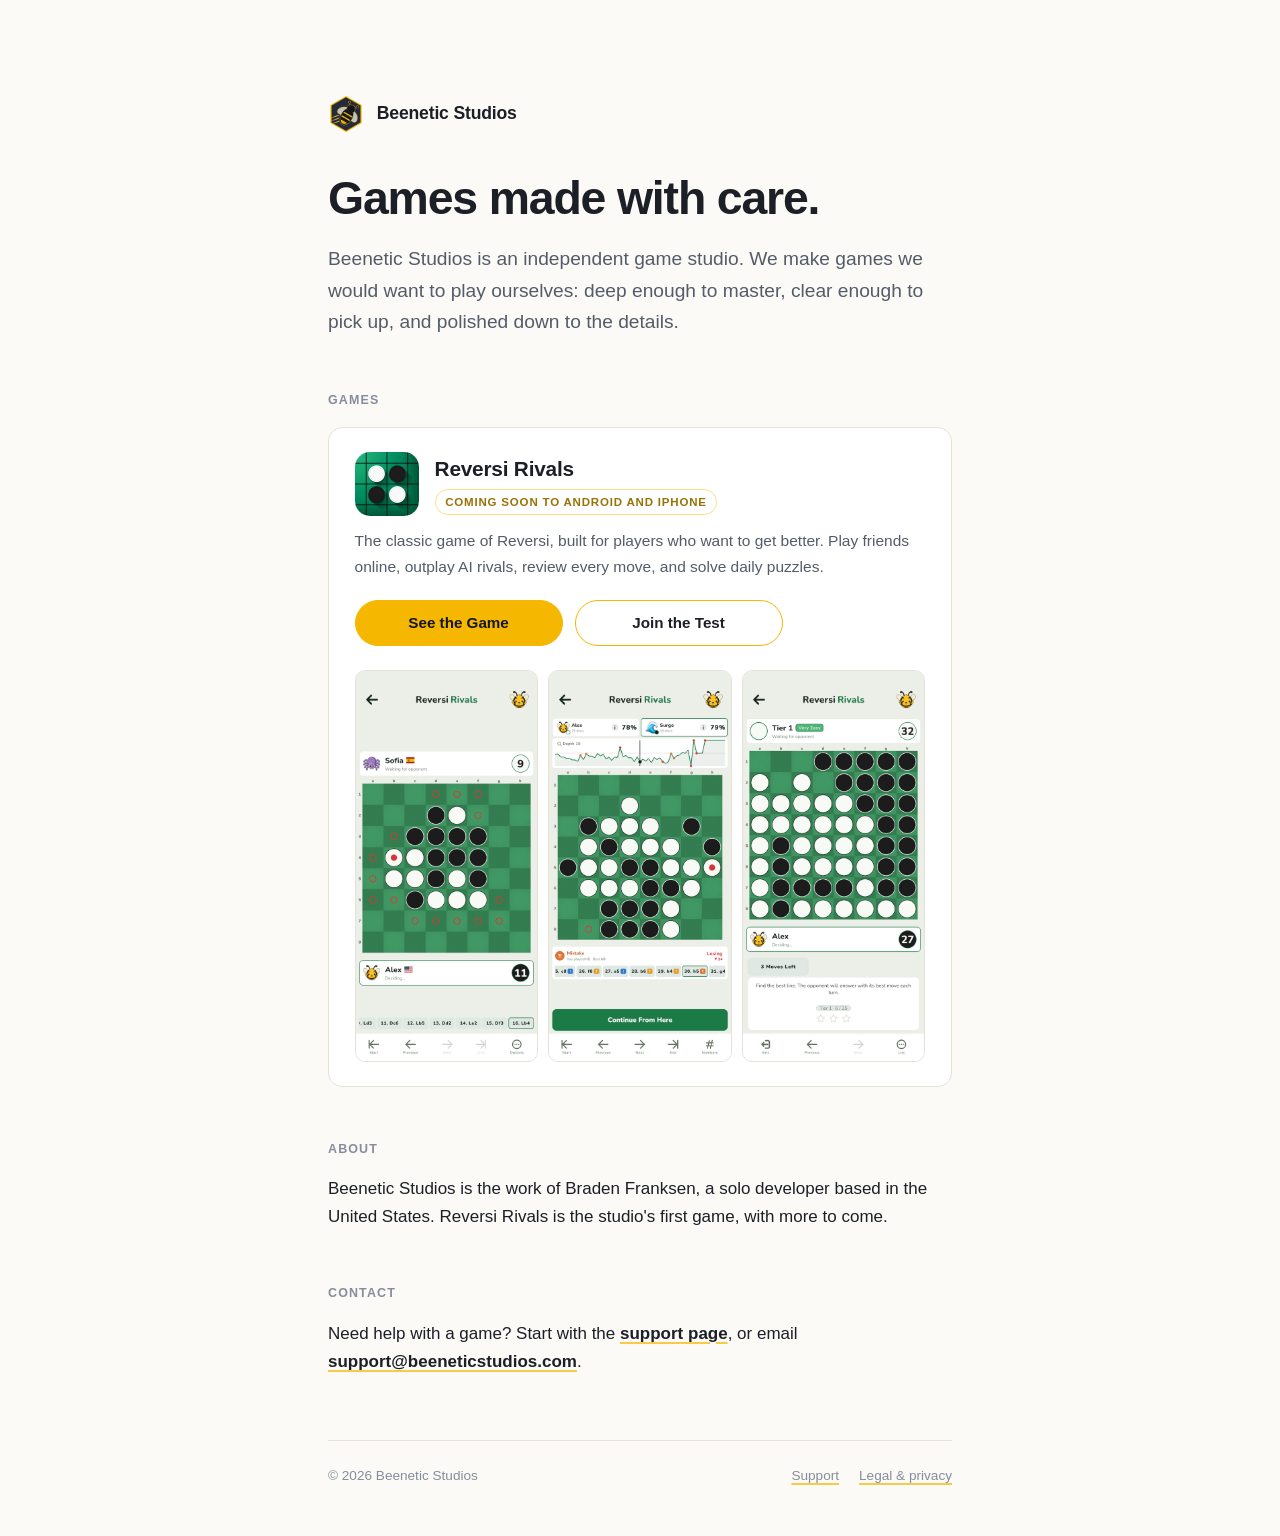
<file: index.html>
<!DOCTYPE html>
<html lang="en">
<head>
<meta charset="utf-8">
<meta name="viewport" content="width=device-width, initial-scale=1">
<title>Beenetic Studios</title>
<meta name="description" content="Beenetic Studios is an independent game studio making games with care: deep enough to master, clear enough to pick up, and polished down to the details.">

<link rel="icon" type="image/png" sizes="64x64" href="favicon-64.png">
<link rel="apple-touch-icon" href="apple-touch-icon.png">

<meta property="og:title" content="Beenetic Studios">
<meta property="og:description" content="An independent game studio making games with care.">
<meta property="og:url" content="https://www.beeneticstudios.com/">
<meta property="og:image" content="https://www.beeneticstudios.com/icon-512.png">
<meta property="og:type" content="website">

<link rel="stylesheet" href="site.css">
</head>
<body>
<div class="wrap">

  <div class="mark">
    <img src="logo-200.png" width="36" height="36" alt="Beenetic Studios">
    <span class="name">Beenetic Studios</span>
  </div>

  <h1>Games made with care.</h1>

  <p class="lede full">
    Beenetic Studios is an independent game studio. We make games we would want to play
    ourselves: deep enough to master, clear enough to pick up, and polished down to the details.
  </p>

  <section>
    <h2>Games</h2>
    <div class="card game-card">
      <div>
        <div class="who">
          <img src="reversi-rivals/icon-256.png" width="64" height="64" alt="">
          <div>
            <span class="card-title">Reversi Rivals</span><br>
            <span class="tag">Coming soon to Android and iPhone</span>
          </div>
        </div>
        <p>
          The classic game of Reversi, built for players who want to get better. Play friends
          online, outplay AI rivals, review every move, and solve daily puzzles.
        </p>
        <div class="btns">
          <a class="btn primary" href="reversi-rivals/">See the Game</a>
          <a class="btn" href="reversi-rivals/#closed-test">Join the Test</a>
        </div>
      </div>
      <a class="thumbs" href="reversi-rivals/">
        <img src="reversi-rivals/shot-5.webp" width="540" height="1158" loading="lazy" alt="An online game in progress">
        <img src="reversi-rivals/shot-3.webp" width="540" height="1158" loading="lazy" alt="Review showing a graded mistake and the better move">
        <img src="reversi-rivals/shot-4.webp" width="540" height="1158" loading="lazy" alt="A puzzle from the first tier">
      </a>
    </div>
  </section>

  <section>
    <h2>About</h2>
    <p>
      Beenetic Studios is the work of Braden Franksen, a solo developer based in the
      United States. Reversi Rivals is the studio's first game, with more to come.
    </p>
  </section>

  <section class="contact">
    <h2>Contact</h2>
    <p>
      Need help with a game? Start with the <a href="support/">support page</a>, or email
      <a href="mailto:support@beeneticstudios.com">support@beeneticstudios.com</a>.
    </p>
  </section>

  <footer>
    <span>&copy; 2026 Beenetic Studios</span>
    <nav>
      <a href="support/">Support</a>
      <a href="https://legal.beeneticstudios.com/">Legal &amp; privacy</a>
    </nav>
  </footer>

</div>
</body>
</html>
</file>
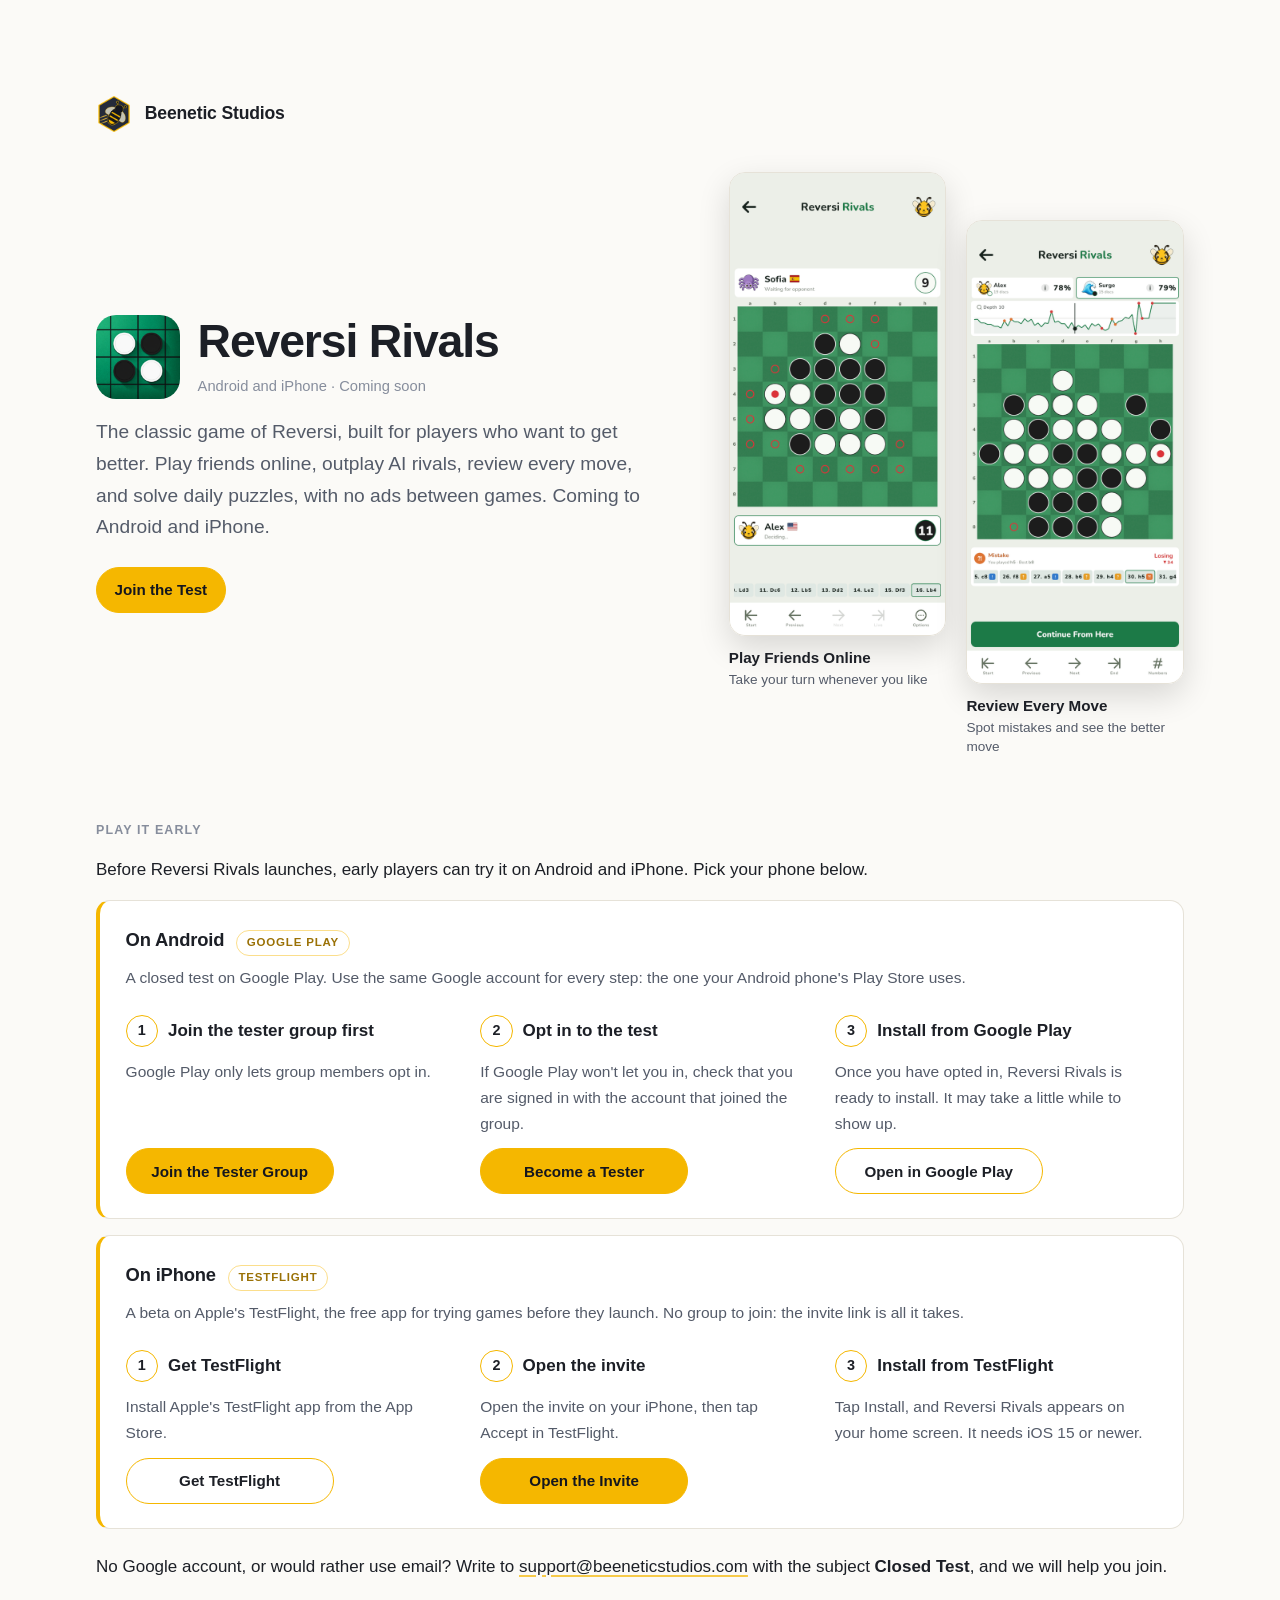
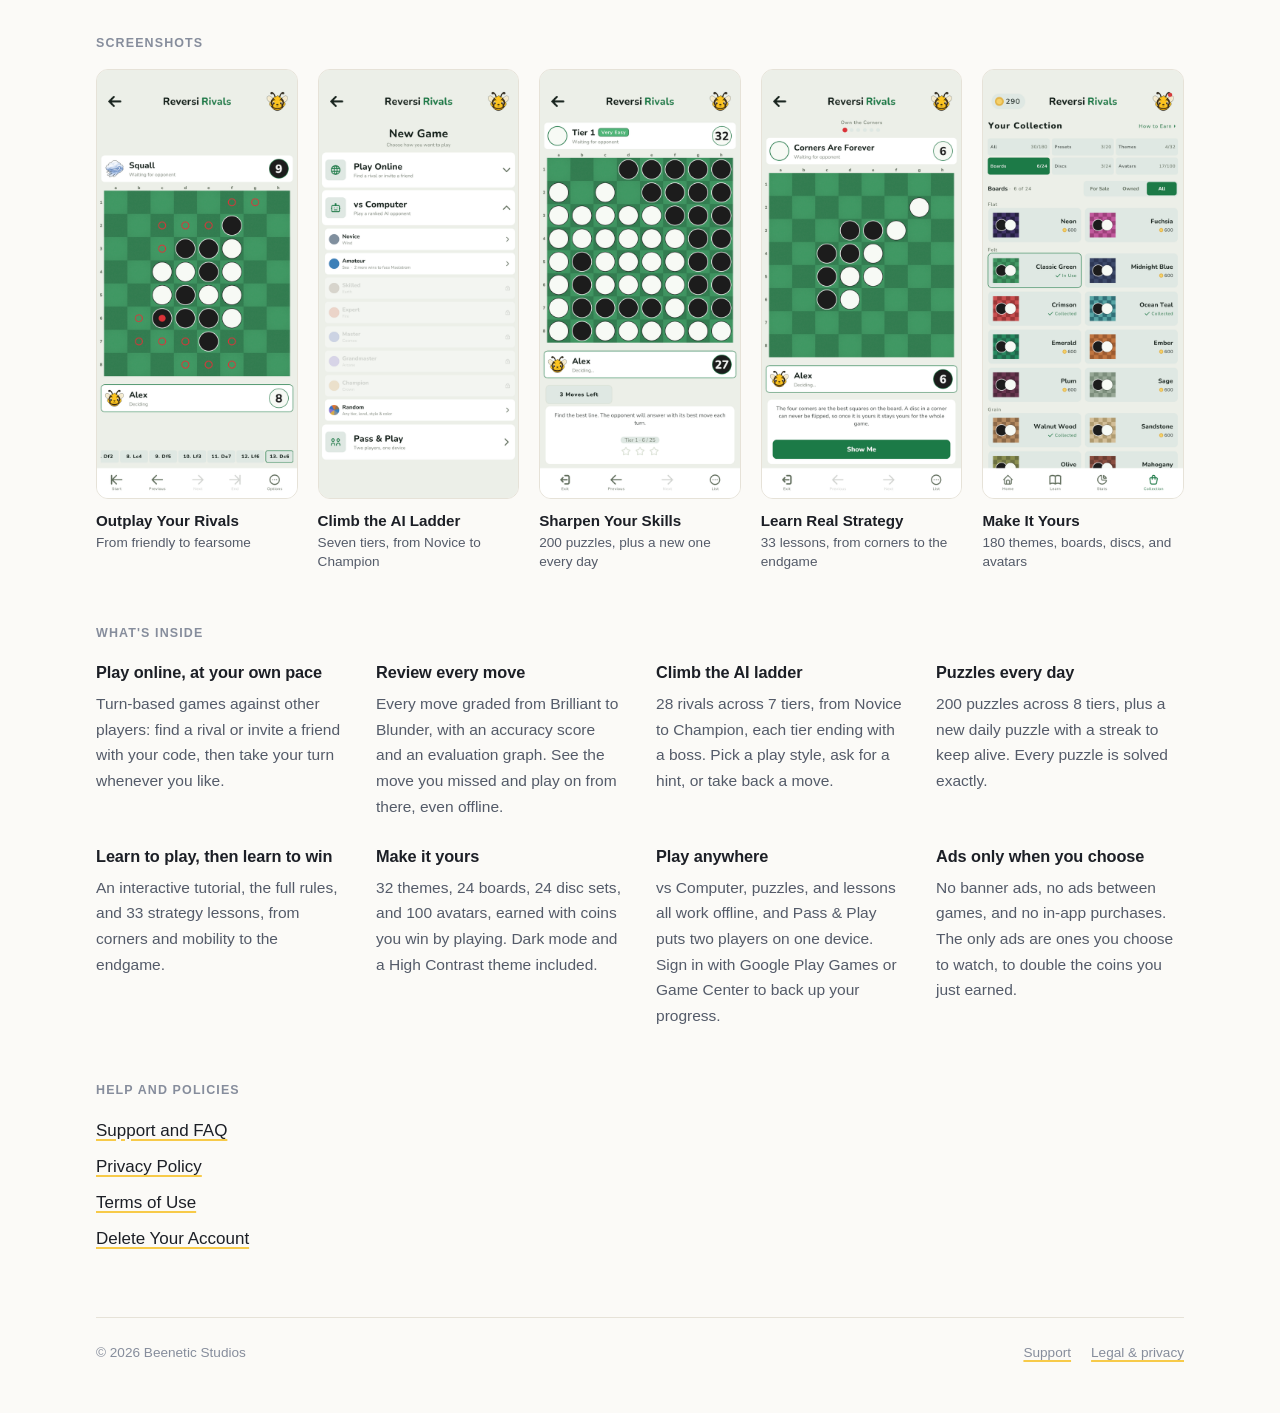
<file: reversi-rivals/index.html>
<!DOCTYPE html>
<html lang="en">
<head>
<meta charset="utf-8">
<meta name="viewport" content="width=device-width, initial-scale=1">
<title>Reversi Rivals · Beenetic Studios</title>
<meta name="description" content="Reversi Rivals: the classic game of Reversi for mobile. Play friends online, outplay AI rivals, review every move, and solve daily puzzles.">

<link rel="icon" type="image/png" sizes="64x64" href="../favicon-64.png">
<link rel="apple-touch-icon" href="../apple-touch-icon.png">

<meta property="og:title" content="Reversi Rivals">
<meta property="og:description" content="Classic Reversi: play friends online, review every move, outplay AI rivals, and solve daily puzzles.">
<meta property="og:url" content="https://www.beeneticstudios.com/reversi-rivals/">
<meta property="og:image" content="https://www.beeneticstudios.com/reversi-rivals/feature.jpg">
<meta property="og:type" content="website">

<link rel="stylesheet" href="../site.css">
</head>
<body>
<div class="wrap wide">

  <a class="mark" href="../">
    <img src="../logo-200.png" width="36" height="36" alt="">
    <span class="name">Beenetic Studios</span>
  </a>

  <div class="hero">
  <div class="hero-text">

  <div class="game-head">
    <img src="icon-256.png" width="84" height="84" alt="Reversi Rivals app icon">
    <div>
      <h1>Reversi Rivals</h1>
      <span class="platform">Android and iPhone &middot; Coming soon</span>
    </div>
  </div>

  <p class="lede">
    The classic game of Reversi, built for players who want to get better. Play friends
    online, outplay AI rivals, review every move, and solve daily puzzles, with no ads
    between games. Coming to Android and iPhone.
  </p>

  <div class="btns">
    <a class="btn primary" href="#closed-test">Join the Test</a>
  </div>

  <img class="banner" src="feature.webp" width="1024" height="500"
       alt="Reversi Rivals: Play. Review. Improve.">

  </div>
  <div class="hero-art">
    <figure>
      <a class="zoom" href="shot-5@2x.webp"><img src="shot-5.webp" srcset="shot-5.webp 540w, shot-5@2x.webp 1080w" sizes="220px" width="540" height="1158" alt="An online game in progress"></a>
      <figcaption>
        <span class="shot-title">Play Friends Online</span>
        <span class="shot-sub">Take your turn whenever you like</span>
      </figcaption>
    </figure>
    <figure>
      <a class="zoom" href="shot-3@2x.webp"><img src="shot-3.webp" srcset="shot-3.webp 540w, shot-3@2x.webp 1080w" sizes="220px" width="540" height="1158" alt="Review showing a graded mistake, the better move, and the evaluation graph"></a>
      <figcaption>
        <span class="shot-title">Review Every Move</span>
        <span class="shot-sub">Spot mistakes and see the better move</span>
      </figcaption>
    </figure>
  </div>
  </div>

  <section id="closed-test">
    <h2>Play it early</h2>
    <p>
      Before Reversi Rivals launches, early players can try it on Android and iPhone. Pick your
      phone below.
    </p>
    <div class="card callout">
      <div class="card-head">
        <span class="card-title">On Android</span>
        <span class="tag">Google Play</span>
      </div>
      <p>
        A closed test on Google Play. Use the same Google account for every step: the one your
        Android phone's Play Store uses.
      </p>
      <ol class="steps">
        <li>
          <span class="step-title">Join the tester group first</span>
          <p>Google Play only lets group members opt in.</p>
          <a class="btn primary" href="https://groups.google.com/a/beeneticstudios.com/g/reversi-rivals-testers" rel="noopener">Join the Tester Group</a>
        </li>
        <li>
          <span class="step-title">Opt in to the test</span>
          <p>If Google Play won't let you in, check that you are signed in with the account that
            joined the group.</p>
          <a class="btn primary" href="https://play.google.com/apps/testing/com.beeneticstudios.reversirivals" rel="noopener">Become a Tester</a>
        </li>
        <li>
          <span class="step-title">Install from Google Play</span>
          <p>Once you have opted in, Reversi Rivals is ready to install. It may take a little
            while to show up.</p>
          <a class="btn" href="https://play.google.com/store/apps/details?id=com.beeneticstudios.reversirivals" rel="noopener">Open in Google Play</a>
        </li>
      </ol>
    </div>
    <div class="card callout">
      <div class="card-head">
        <span class="card-title">On iPhone</span>
        <span class="tag">TestFlight</span>
      </div>
      <p>
        A beta on Apple's TestFlight, the free app for trying games before they launch. No group to
        join: the invite link is all it takes.
      </p>
      <ol class="steps">
        <li>
          <span class="step-title">Get TestFlight</span>
          <p>Install Apple's TestFlight app from the App Store.</p>
          <a class="btn" href="https://apps.apple.com/app/testflight/id899247664" rel="noopener">Get TestFlight</a>
        </li>
        <li>
          <span class="step-title">Open the invite</span>
          <p>Open the invite on your iPhone, then tap Accept in TestFlight.</p>
          <a class="btn primary" href="https://testflight.apple.com/join/T4WHuYXj" rel="noopener">Open the Invite</a>
        </li>
        <li>
          <span class="step-title">Install from TestFlight</span>
          <p>Tap Install, and Reversi Rivals appears on your home screen. It needs iOS 15 or
            newer.</p>
        </li>
      </ol>
    </div>
    <p class="after-cards">
      No Google account, or would rather use email? Write to
      <a href="mailto:support@beeneticstudios.com?subject=Closed%20Test">support@beeneticstudios.com</a>
      with the subject <strong>Closed Test</strong>, and we will help you join.
    </p>
  </section>

  <section>
    <h2>Screenshots</h2>
    <ul class="shots">
      <li class="in-hero">
        <a class="zoom" href="shot-5@2x.webp"><img src="shot-5.webp" srcset="shot-5.webp 540w, shot-5@2x.webp 1080w" sizes="(min-width: 900px) 210px, 180px" width="540" height="1158" loading="lazy" alt="An online game in progress"></a>
        <span class="shot-title">Play Friends Online</span>
        <span class="shot-sub">Take your turn whenever you like</span>
      </li>
      <li class="in-hero">
        <a class="zoom" href="shot-3@2x.webp"><img src="shot-3.webp" srcset="shot-3.webp 540w, shot-3@2x.webp 1080w" sizes="(min-width: 900px) 210px, 180px" width="540" height="1158" loading="lazy" alt="Review showing a graded mistake, the better move, and the evaluation graph"></a>
        <span class="shot-title">Review Every Move</span>
        <span class="shot-sub">Spot mistakes and see the better move</span>
      </li>
      <li>
        <a class="zoom" href="shot-1@2x.webp"><img src="shot-1.webp" srcset="shot-1.webp 540w, shot-1@2x.webp 1080w" sizes="(min-width: 900px) 210px, 180px" width="540" height="1158" loading="lazy" alt="A game against the AI rival Squall"></a>
        <span class="shot-title">Outplay Your Rivals</span>
        <span class="shot-sub">From friendly to fearsome</span>
      </li>
      <li>
        <a class="zoom" href="shot-2@2x.webp"><img src="shot-2.webp" srcset="shot-2.webp 540w, shot-2@2x.webp 1080w" sizes="(min-width: 900px) 210px, 180px" width="540" height="1158" loading="lazy" alt="The New Game screen with the vs Computer tiers"></a>
        <span class="shot-title">Climb the AI Ladder</span>
        <span class="shot-sub">Seven tiers, from Novice to Champion</span>
      </li>
      <li>
        <a class="zoom" href="shot-4@2x.webp"><img src="shot-4.webp" srcset="shot-4.webp 540w, shot-4@2x.webp 1080w" sizes="(min-width: 900px) 210px, 180px" width="540" height="1158" loading="lazy" alt="A puzzle from the first tier"></a>
        <span class="shot-title">Sharpen Your Skills</span>
        <span class="shot-sub">200 puzzles, plus a new one every day</span>
      </li>
      <li>
        <a class="zoom" href="shot-6@2x.webp"><img src="shot-6.webp" srcset="shot-6.webp 540w, shot-6@2x.webp 1080w" sizes="(min-width: 900px) 210px, 180px" width="540" height="1158" loading="lazy" alt="The lesson Corners Are Forever"></a>
        <span class="shot-title">Learn Real Strategy</span>
        <span class="shot-sub">33 lessons, from corners to the endgame</span>
      </li>
      <li>
        <a class="zoom" href="shot-7@2x.webp"><img src="shot-7.webp" srcset="shot-7.webp 540w, shot-7@2x.webp 1080w" sizes="(min-width: 900px) 210px, 180px" width="540" height="1158" loading="lazy" alt="The board collection"></a>
        <span class="shot-title">Make It Yours</span>
        <span class="shot-sub">180 themes, boards, discs, and avatars</span>
      </li>
    </ul>
  </section>

  <section>
    <h2>What's inside</h2>
    <div class="features">
      <div>
        <h3>Play online, at your own pace</h3>
        <p>Turn-based games against other players: find a rival or invite a friend with
          your code, then take your turn whenever you like.</p>
      </div>
      <div>
        <h3>Review every move</h3>
        <p>Every move graded from Brilliant to Blunder, with an accuracy score and an
          evaluation graph. See the move you missed and play on from there, even offline.</p>
      </div>
      <div>
        <h3>Climb the AI ladder</h3>
        <p>28 rivals across 7 tiers, from Novice to Champion, each tier ending with a boss.
          Pick a play style, ask for a hint, or take back a move.</p>
      </div>
      <div>
        <h3>Puzzles every day</h3>
        <p>200 puzzles across 8 tiers, plus a new daily puzzle with a streak to keep alive.
          Every puzzle is solved exactly.</p>
      </div>
      <div>
        <h3>Learn to play, then learn to win</h3>
        <p>An interactive tutorial, the full rules, and 33 strategy lessons, from corners
          and mobility to the endgame.</p>
      </div>
      <div>
        <h3>Make it yours</h3>
        <p>32 themes, 24 boards, 24 disc sets, and 100 avatars, earned with coins you win by
          playing. Dark mode and a High Contrast theme included.</p>
      </div>
      <div>
        <h3>Play anywhere</h3>
        <p>vs Computer, puzzles, and lessons all work offline, and Pass &amp; Play puts two
          players on one device. Sign in with Google Play Games or Game Center to back up your
          progress.</p>
      </div>
      <div>
        <h3>Ads only when you choose</h3>
        <p>No banner ads, no ads between games, and no in-app purchases. The only ads are
          ones you choose to watch, to double the coins you just earned.</p>
      </div>
    </div>
  </section>

  <section>
    <h2>Help and policies</h2>
    <ul class="plain">
      <li><a href="../support/">Support and FAQ</a></li>
      <li><a href="https://legal.beeneticstudios.com/privacy/">Privacy Policy</a></li>
      <li><a href="https://legal.beeneticstudios.com/terms/">Terms of Use</a></li>
      <li><a href="https://legal.beeneticstudios.com/delete-account/">Delete Your Account</a></li>
    </ul>
  </section>

  <footer>
    <span>&copy; 2026 Beenetic Studios</span>
    <nav>
      <a href="../support/">Support</a>
      <a href="https://legal.beeneticstudios.com/">Legal &amp; privacy</a>
    </nav>
  </footer>

  <dialog class="viewer" aria-label="Screenshot">
    <img alt="">
  </dialog>
  <script>
    (function () {
      var viewer = document.querySelector('.viewer');
      if (!viewer || !viewer.showModal) return;
      var big = viewer.querySelector('img');
      document.querySelectorAll('a.zoom').forEach(function (link) {
        link.addEventListener('click', function (e) {
          e.preventDefault();
          var thumb = link.querySelector('img');
          big.src = link.getAttribute('href');
          big.alt = thumb ? thumb.alt : '';
          viewer.showModal();
        });
      });
      viewer.addEventListener('click', function () { viewer.close(); });
      viewer.addEventListener('close', function () { big.removeAttribute('src'); });
    })();
  </script>

</div>
</body>
</html>
</file>
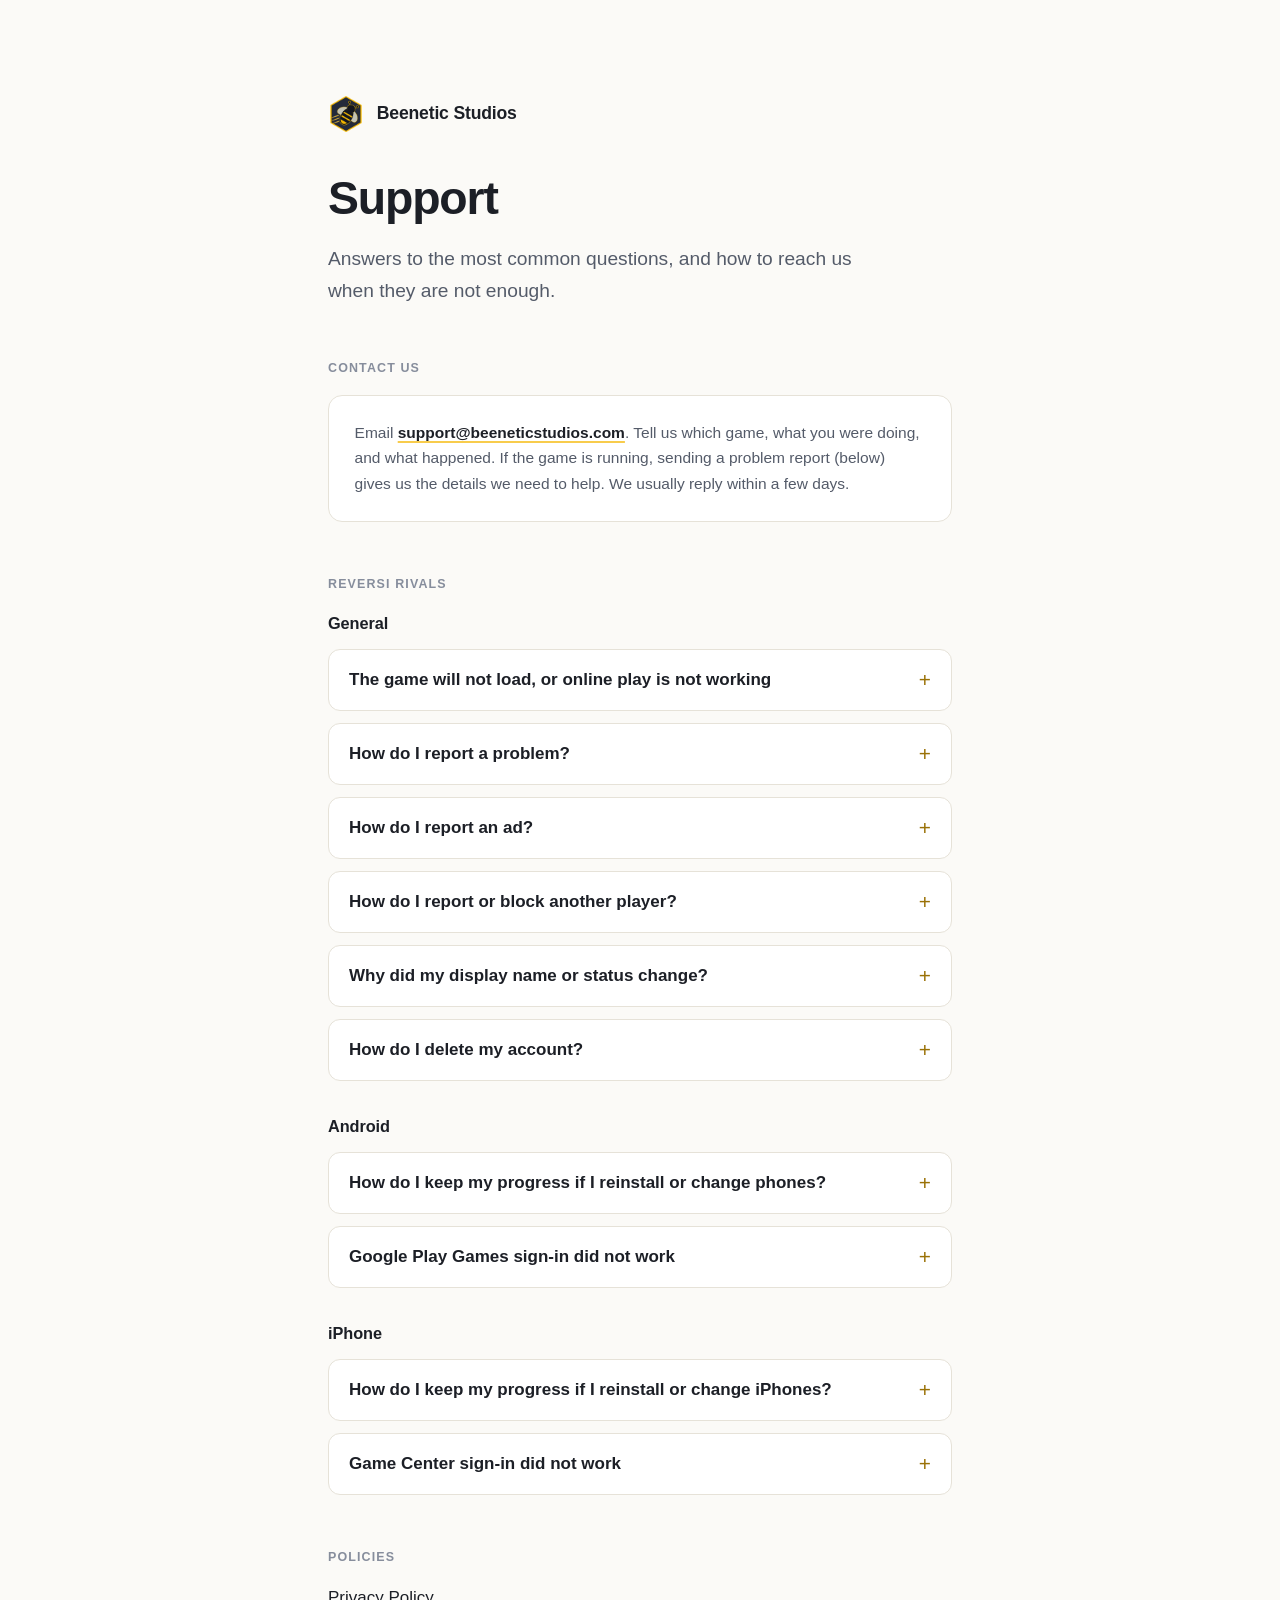
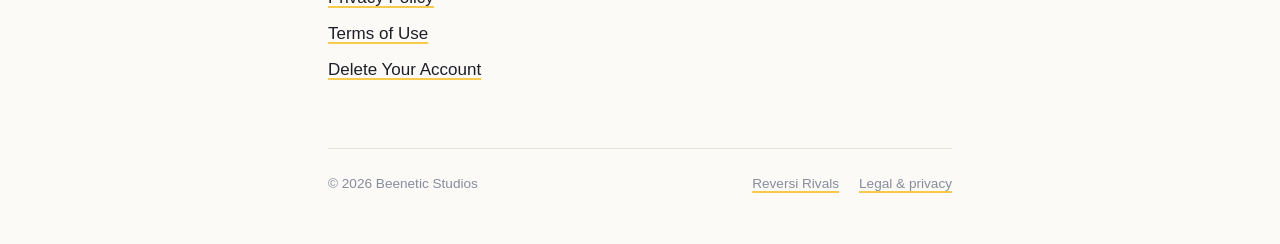
<file: support/index.html>
<!DOCTYPE html>
<html lang="en">
<head>
<meta charset="utf-8">
<meta name="viewport" content="width=device-width, initial-scale=1">
<title>Support · Beenetic Studios</title>
<meta name="description" content="Help with Beenetic Studios games: saving your progress, signing in, deleting your account, reporting a problem, and contacting us.">

<link rel="icon" type="image/png" sizes="64x64" href="../favicon-64.png">
<link rel="apple-touch-icon" href="../apple-touch-icon.png">

<meta property="og:title" content="Support · Beenetic Studios">
<meta property="og:description" content="Help with Beenetic Studios games, and how to reach us.">
<meta property="og:url" content="https://www.beeneticstudios.com/support/">
<meta property="og:image" content="https://www.beeneticstudios.com/icon-512.png">
<meta property="og:type" content="website">

<link rel="stylesheet" href="../site.css">
</head>
<body>
<div class="wrap">

  <a class="mark" href="../">
    <img src="../logo-200.png" width="36" height="36" alt="">
    <span class="name">Beenetic Studios</span>
  </a>

  <h1>Support</h1>

  <p class="lede">
    Answers to the most common questions, and how to reach us when they are not enough.
  </p>

  <section class="contact">
    <h2>Contact us</h2>
    <div class="card">
      <p>
        Email <a href="mailto:support@beeneticstudios.com">support@beeneticstudios.com</a>.
        Tell us which game, what you were doing, and what happened. If the game is running,
        sending a problem report (below) gives us the details we need to help. We usually
        reply within a few days.
      </p>
    </div>
  </section>

  <section class="faq">
    <h2>Reversi Rivals</h2>

    <h3>General</h3>

    <details>
      <summary>The game will not load, or online play is not working</summary>
      <div class="answer">
        <p>
          vs Computer, puzzles, and lessons work without a connection. Online games need one.
        </p>
        <ol>
          <li>Check that your phone is online.</li>
          <li>Close the game fully and open it again.</li>
          <li>Update the game from Google Play or the App Store. If the game says
            <strong>Update Required</strong>, online play waits until you update.</li>
        </ol>
        <p>
          Still stuck? Send a problem report (next question) so we can see what went wrong.
        </p>
      </div>
    </details>

    <details>
      <summary>How do I report a problem?</summary>
      <div class="answer">
        <p>
          In the game, tap your avatar, then <strong>Settings</strong>. Under
          <strong>Support</strong>, tap <strong>Report a Problem</strong>, and add a line about
          what happened.
        </p>
        <ul>
          <li>On Android, your phone's share sheet opens with your recent game log attached. Send
            it to <a href="mailto:support@beeneticstudios.com">support@beeneticstudios.com</a>.</li>
          <li>On iPhone, an email to us opens with the log attached, ready to send. If Mail is not
            set up on your iPhone, the game copies our address and lets you choose an app instead:
            paste the address into the To field.</li>
        </ul>
        <p>
          The report helps us find the cause. It holds technical details about the game and your
          device, your player ID, and the game's recent log, which can include your display name
          and the names of players you have played.
        </p>
      </div>
    </details>

    <details>
      <summary>How do I report an ad?</summary>
      <div class="answer">
        <p>
          If an ad was inappropriate, tap your avatar, then <strong>Settings</strong>. Under
          <strong>Support</strong>, tap <strong>Report an Ad</strong>, and tell us what was wrong
          with the ad and what it was for. It sends the same kind of report as Report a Problem,
          with details of the last ad you were shown, so we can find that ad and block it.
        </p>
      </div>
    </details>

    <details>
      <summary>How do I report or block another player?</summary>
      <div class="answer">
        <p>
          Tap the other player's nameplate in a game, or their avatar beside the game in your
          list, to open their player card. Tap <strong>&#8943;</strong> in the card's corner, then
          choose <strong>Report Player</strong> or <strong>Block Player</strong>. You need to be online.
          Players you have blocked are listed in Settings, under <strong>Account</strong>, then
          <strong>Blocked Players</strong>.
        </p>
      </div>
    </details>

    <details>
      <summary>Why did my display name or status change?</summary>
      <div class="answer">
        <p>
          When other players report a name or status that breaks the
          <a href="https://legal.beeneticstudios.com/terms/">Terms of Use</a>, we may replace the
          name with "Player" and a few characters, or clear the status. The removed text cannot be
          used again for 90 days.
        </p>
        <p>
          You can choose a new name or status at any time: tap your avatar at the top of the screen,
          then your name. If you think we got it wrong, email us and tell us your Player ID (in
          Settings, then <strong>About Reversi Rivals</strong>).
        </p>
      </div>
    </details>

    <details>
      <summary>How do I delete my account?</summary>
      <div class="answer">
        <p>
          In the game, tap your avatar, then <strong>Settings</strong>. Under
          <strong>Account</strong>, tap <strong>Delete Account</strong>. This is immediate and
          cannot be undone.
        </p>
        <p>
          No longer have the phone? You can ask by email instead. Both routes are explained on
          the <a href="https://legal.beeneticstudios.com/delete-account/">Delete Your Account</a>
          page.
        </p>
      </div>
    </details>

    <h3>Android</h3>

    <details>
      <summary>How do I keep my progress if I reinstall or change phones?</summary>
      <div class="answer">
        <p>
          Sign in with Google Play Games. Tap your avatar at the top of the screen, then
          <strong>Google Play Games</strong>. Once you are signed in, your progress is linked
          to your Play Games profile.
        </p>
        <p>
          On a new phone or after a reinstall, if the phone is signed in to the same Play Games
          profile, the game picks up your saved progress on its own. If you started playing before
          signing in, signing in asks whether to load your saved progress or keep what is on this
          phone.
        </p>
        <p>
          Without Play Games, your progress belongs to that one install. Uninstalling the game
          or clearing its data starts a fresh account, and the old progress cannot be brought
          back.
        </p>
      </div>
    </details>

    <details>
      <summary>Google Play Games sign-in did not work</summary>
      <div class="answer">
        <p>
          Nothing is lost when sign-in fails: your progress on the phone is safe. Check that you
          are online, then try again from your avatar at the top of the screen, then
          <strong>Google Play Games</strong>.
        </p>
        <p>
          The game never asks you to sign in. If your phone is signed in to Play Games when you
          open the game, it links automatically. Otherwise, you can sign in at any time: tap your
          avatar, then <strong>Google Play Games</strong>.
        </p>
      </div>
    </details>

    <h3>iPhone</h3>

    <details>
      <summary>How do I keep my progress if I reinstall or change iPhones?</summary>
      <div class="answer">
        <p>
          Sign in to Game Center. If your iPhone is already signed in, the game links your progress
          to it automatically. Otherwise, the game offers Game Center sign-in the first time you
          open it; if you skipped that, tap your avatar at the top of the screen, then
          <strong>Game Center</strong>.
        </p>
        <p>
          On a new iPhone or after a reinstall, if the iPhone is signed in to the same Game Center
          account, the game picks up your saved progress on its own. If you started playing before
          signing in, signing in asks whether to load your saved progress or keep what is on this
          iPhone.
        </p>
        <p>
          Without Game Center, your progress belongs to that iPhone. A backup of the iPhone (to
          iCloud or a computer) includes it, so restoring the backup, or setting up a new iPhone
          from the old one, brings your progress along. Uninstalling the game without a backup
          starts a fresh account.
        </p>
      </div>
    </details>

    <details>
      <summary>Game Center sign-in did not work</summary>
      <div class="answer">
        <p>
          Nothing is lost when sign-in fails: your progress on the iPhone is safe. Check that you
          are online, then try again from your avatar at the top of the screen, then
          <strong>Game Center</strong>.
        </p>
        <p>
          If nothing appears when you tap it, your iPhone has stopped offering the Game Center
          sign-in for the game, which it does after the sign-in is cancelled a few times. Sign in
          to Game Center in the Settings app, then try again.
        </p>
      </div>
    </details>
  </section>

  <section>
    <h2>Policies</h2>
    <ul class="plain">
      <li><a href="https://legal.beeneticstudios.com/privacy/">Privacy Policy</a></li>
      <li><a href="https://legal.beeneticstudios.com/terms/">Terms of Use</a></li>
      <li><a href="https://legal.beeneticstudios.com/delete-account/">Delete Your Account</a></li>
    </ul>
  </section>

  <footer>
    <span>&copy; 2026 Beenetic Studios</span>
    <nav>
      <a href="../reversi-rivals/">Reversi Rivals</a>
      <a href="https://legal.beeneticstudios.com/">Legal &amp; privacy</a>
    </nav>
  </footer>

</div>
</body>
</html>
</file>
<file: site.css>
/* Beenetic Studios: the one stylesheet every page on www shares.
   Palette sampled from the studio mark: navy #242a3a, gold #f5b700, near-black #14161e. */
:root {
  --bg:        #fbfaf7;
  --surface:   #ffffff;
  --border:    #e6e2d8;
  --ink:       #1c1f26;
  --ink-soft:  #545b69;
  --ink-faint: #868d9c;
  --gold:      #f5b700;   /* the brand gold, decorative use only */
  --accent:    #9a7106;   /* darkened for legible text/underlines on a light background */
}

@media (prefers-color-scheme: dark) {
  :root {
    --bg:        #14161e;
    --surface:   #1d2130;
    --border:    #2c3242;
    --ink:       #eef1f6;
    --ink-soft:  #a8b0be;
    --ink-faint: #737c8c;
    --gold:      #f5b700;
    --accent:    #f5b700;
  }
}

* { box-sizing: border-box; }

html { -webkit-text-size-adjust: 100%; }

body {
  margin: 0;
  padding: 0;
  background: var(--bg);
  color: var(--ink);
  font-family: -apple-system, BlinkMacSystemFont, "Segoe UI", Roboto,
               "Helvetica Neue", Arial, sans-serif;
  font-size: 17px;
  line-height: 1.65;
  -webkit-font-smoothing: antialiased;
}

.wrap {
  max-width: 43rem;
  margin: 0 auto;
  padding: clamp(3rem, 9vw, 6rem) clamp(1.25rem, 5vw, 2rem) 3rem;
}

/* ---- Masthead ---- */

.mark {
  display: flex;
  align-items: center;
  gap: 0.8rem;
  margin-bottom: 2.5rem;
  color: var(--ink);
  text-decoration: none;
  width: fit-content;
}

.mark img {
  width: 36px;
  height: 36px;
  flex: none;
  display: block;
}

.mark .name {
  font-size: 1.1rem;
  font-weight: 650;
  letter-spacing: -0.01em;
}

h1 {
  font-size: clamp(2rem, 6.5vw, 2.9rem);
  line-height: 1.15;
  letter-spacing: -0.025em;
  font-weight: 700;
  margin: 0 0 1.1rem;
}

.lede {
  font-size: clamp(1.05rem, 2.4vw, 1.2rem);
  color: var(--ink-soft);
  margin: 0 0 3.25rem;
  max-width: 34rem;
}

/* The home intro spans the column, so it lines up with the full-width game card below it. */
.lede.full { max-width: none; }

/* A call to action right under the lede: pulled up close to it, the lede's gap moved below the buttons. */
.lede + .btns { margin: -1.75rem 0 3.25rem; }

/* ---- Sections ---- */

h2 {
  font-size: 0.78rem;
  font-weight: 650;
  text-transform: uppercase;
  letter-spacing: 0.09em;
  color: var(--ink-faint);
  margin: 0 0 1rem;
}

h3 {
  font-size: 1.02rem;
  font-weight: 650;
  letter-spacing: -0.005em;
  margin: 0 0 0.3rem;
}

section { margin-bottom: 3.25rem; }

p { margin: 0 0 1rem; }
p:last-child { margin-bottom: 0; }

/* ---- Cards ---- */

.card {
  display: block;
  background: var(--surface);
  border: 1px solid var(--border);
  border-radius: 14px;
  padding: 1.5rem 1.6rem;
}

a.card {
  color: inherit;
  text-decoration: none;
  transition: border-color 0.15s;
}

a.card:hover, a.card:focus-visible { border-color: var(--gold); }

.card-head {
  display: flex;
  align-items: baseline;
  flex-wrap: wrap;
  gap: 0.75rem;
  margin-bottom: 0.6rem;
}

.card-title {
  font-size: 1.15rem;
  font-weight: 650;
  letter-spacing: -0.01em;
}

.tag {
  font-size: 0.72rem;
  font-weight: 600;
  text-transform: uppercase;
  letter-spacing: 0.07em;
  color: var(--accent);
  border: 1px solid color-mix(in srgb, var(--gold) 45%, transparent);
  border-radius: 999px;
  padding: 0.15rem 0.6rem;
  white-space: nowrap;
}

.card p {
  color: var(--ink-soft);
  font-size: 0.97rem;
  margin: 0;
}

.card .more {
  display: inline-block;
  margin-top: 0.9rem;
  font-size: 0.92rem;
  font-weight: 600;
  color: var(--accent);
}

/* A card that asks for something: the gold rule on its leading edge marks it as the page's call to action. */
.callout {
  border-left: 4px solid var(--gold);
}

.callout p + p { margin-top: 0.75rem; }
.callout .btns + p { margin-top: 1.25rem; }
/* Callouts stacked in one section (the Android and iPhone tests), and the note that follows them. */
.callout + .callout { margin-top: 1rem; }
.after-cards { margin-top: 1.5rem; }

/* Numbered steps inside a callout, each with its own button. Stacked on a phone; three columns side by side once
   the card is wide, the buttons pinned to the bottom so they line up. */
.steps {
  list-style: none;
  counter-reset: step;
  margin: 1.5rem 0 0;
  padding: 0;
  display: grid;
  gap: 1.5rem;
}
/* Each step: the number and its title on one line, the description under both, then the button. The middle row
   takes any spare height, so the buttons line up across the columns. */
.steps li {
  counter-increment: step;
  display: grid;
  grid-template-columns: 1.9rem minmax(0, 1fr);
  grid-template-rows: auto 1fr auto;
  column-gap: 0.75rem;
  row-gap: 0.75rem;
  align-items: center;
}
.steps li::before {
  content: counter(step);
  display: grid;
  place-items: center;
  width: 1.9rem;
  height: 1.9rem;
  border-radius: 50%;
  border: 1.5px solid var(--gold);
  font-size: 0.9rem;
  font-weight: 650;
  color: var(--ink);
}
.step-title { font-weight: 650; color: var(--ink); }
.callout .steps p { grid-column: 1 / -1; align-self: start; margin: 0; }
.steps .btn { grid-column: 1 / -1; justify-self: start; width: 13rem; text-align: center; }
.callout .steps + p { margin-top: 1.5rem; }

@media (min-width: 720px) {
  .steps { grid-template-columns: repeat(3, minmax(0, 1fr)); column-gap: 2rem; }
}

/* ---- Buttons ---- */

.btns { display: flex; flex-wrap: wrap; gap: 0.75rem; margin-top: 1.25rem; }

.btn {
  display: inline-block;
  padding: 0.6rem 1.1rem;
  border-radius: 999px;
  font-size: 0.95rem;
  font-weight: 650;
  text-decoration: none;
  border: 1.5px solid var(--gold);
  color: var(--ink);
}

.btn.primary { background: var(--gold); color: #14161e; }

.btn:hover { filter: brightness(1.06); }

/* ---- Home: a game's card (one per game; a second game adds a second card) ---- */

/* minmax(0, 1fr), not the implicit auto track: an auto track grows to its widest unbreakable content, so one long
   tag on a phone widened the whole card past the screen. */
.game-card { display: grid; grid-template-columns: minmax(0, 1fr); gap: 1.5rem; }

.game-card .who { display: flex; align-items: center; gap: 1rem; margin-bottom: 0.8rem; }

.game-card .who > div { min-width: 0; }

/* The tag may wrap here (a phone is narrower than "Coming soon to Android and iPhone"). A fixed radius stays a full
   pill on one line and turns into a rounded box on two. */
.game-card .tag { display: inline-block; white-space: normal; border-radius: 0.8rem; }

.game-card .who img { width: 64px; height: 64px; border-radius: 15px; flex: none; }

.game-card .who .card-title { font-size: 1.3rem; }

.game-card .btn { width: 13rem; text-align: center; }

.game-card .thumbs { display: flex; gap: 0.6rem; }

.game-card .thumbs img {
  width: calc((100% - 1.2rem) / 3);
  height: auto;
  border-radius: 10px;
  border: 1px solid var(--border);
}

/* ---- Links ---- */

a {
  color: var(--ink);
  text-decoration-color: color-mix(in srgb, var(--gold) 70%, transparent);
  text-underline-offset: 3px;
  text-decoration-thickness: 1.5px;
}

a:hover { text-decoration-color: var(--gold); }

.contact a { font-weight: 550; }

ul.plain {
  list-style: none;
  margin: 0;
  padding: 0;
}

ul.plain li + li { margin-top: 0.5rem; }

/* ---- Game page ---- */

.game-head {
  display: flex;
  align-items: center;
  gap: 1.1rem;
  margin-bottom: 1.1rem;
}

.game-head img {
  width: 84px;
  height: 84px;
  flex: none;
  border-radius: 20px;
  display: block;
}

.game-head h1 { margin: 0; }

.game-head .platform {
  display: block;
  font-size: 0.92rem;
  color: var(--ink-faint);
  margin-top: 0.35rem;
}

.banner {
  display: block;
  width: 100%;
  height: auto;
  border-radius: 14px;
  margin: 0 0 3.25rem;
}

/* The screenshot strip scrolls inside itself; the page never scrolls sideways. */
.shots {
  display: flex;
  gap: 0.85rem;
  overflow-x: auto;
  scroll-snap-type: x mandatory;
  padding: 0 0 0.75rem;
  margin: 0;
  list-style: none;
  scrollbar-width: thin;
}

.shots li {
  flex: none;
  width: 180px;
  scroll-snap-align: start;
}

.shots a { display: block; }

.shots img {
  display: block;
  width: 100%;
  height: auto;
  border-radius: 12px;
  border: 1px solid var(--border);
}

.shot-title {
  display: block;
  margin-top: 0.7rem;
  font-size: 0.95rem;
  font-weight: 650;
  line-height: 1.3;
}

.shot-sub {
  display: block;
  margin-top: 0.15rem;
  font-size: 0.85rem;
  line-height: 1.4;
  color: var(--ink-soft);
}

.features {
  display: grid;
  gap: 1.5rem 2rem;
}

@media (min-width: 600px) {
  .features { grid-template-columns: 1fr 1fr; }
}

.features p {
  color: var(--ink-soft);
  font-size: 0.97rem;
  margin: 0;
}

/* ---- Game page, desktop ----
   Only the game page widens: it is a showcase, while text pages keep the reading measure. Below 900px it is the
   phone layout above, untouched. The hero's two shots stand beside the intro, so the strip drops them (.in-hero)
   and the feature graphic, which the hero replaces. */

.hero-art { display: none; }

@media (min-width: 900px) {
  .wrap.wide { max-width: 72rem; }

  .hero {
    display: grid;
    grid-template-columns: minmax(0, 1fr) auto;
    gap: clamp(2.5rem, 5vw, 4rem);
    align-items: center;
    margin-bottom: 4rem;
  }

  .hero-text .banner { display: none; }

  .hero-text .lede + .btns { margin-bottom: 0; }

  .hero-art {
    display: flex;
    gap: 1.25rem;
    align-items: flex-start;
  }

  .hero-art figure {
    margin: 0;
    width: clamp(160px, 17vw, 220px);
  }

  .hero-art figure + figure { margin-top: 3rem; }

  .hero-art a { display: block; }

  .hero-art img {
    display: block;
    width: 100%;
    height: auto;
    border-radius: 16px;
    border: 1px solid var(--border);
    box-shadow: 0 12px 32px rgb(0 0 0 / 0.14);
  }

  .shots {
    display: grid;
    grid-template-columns: repeat(5, minmax(0, 1fr));
    gap: 1.25rem;
    overflow: visible;
    padding: 0;
  }

  .shots li { width: auto; }

  .shots li.in-hero { display: none; }

  .features { grid-template-columns: repeat(4, minmax(0, 1fr)); }
}

/* ---- Screenshot viewer ----
   A tap on a shot opens its full-size copy over the page; a tap anywhere or Esc closes it. Without the script the
   link still opens the image on its own. */

a.zoom { cursor: zoom-in; }

.viewer {
  padding: 0;
  border: 0;
  background: transparent;
  max-width: 100vw;
  max-height: 100vh;
  cursor: zoom-out;
}

.viewer::backdrop { background: rgb(0 0 0 / 0.82); }

.viewer img {
  display: block;
  height: auto;
  width: auto;
  max-height: 92vh;
  max-width: 92vw;
  border-radius: 14px;
}

/* ---- FAQ ---- */

.faq details {
  background: var(--surface);
  border: 1px solid var(--border);
  border-radius: 12px;
  padding: 0;
}

.faq details + details { margin-top: 0.75rem; }
.faq h3 { margin: 2rem 0 0.75rem; }
.faq h2 + h3 { margin-top: 0; }

.faq summary {
  cursor: pointer;
  list-style: none;
  padding: 1rem 3rem 1rem 1.25rem;
  font-weight: 600;
  position: relative;
}

.faq summary::-webkit-details-marker { display: none; }

.faq summary::after {
  content: "+";
  position: absolute;
  right: 1.25rem;
  top: 50%;
  transform: translateY(-50%);
  font-weight: 400;
  font-size: 1.3rem;
  color: var(--accent);
}

.faq details[open] summary::after { content: "\2212"; }

.faq .answer {
  padding: 0 1.25rem 1.1rem;
  color: var(--ink-soft);
  font-size: 0.97rem;
}

.faq .answer ol, .faq .answer ul { padding-left: 1.25rem; margin: 0 0 1rem; }
.faq .answer li + li { margin-top: 0.35rem; }
.faq .answer strong { color: var(--ink); font-weight: 600; }

/* ---- Footer ---- */

footer {
  margin-top: 4rem;
  padding-top: 1.5rem;
  border-top: 1px solid var(--border);
  font-size: 0.85rem;
  color: var(--ink-faint);
  display: flex;
  flex-wrap: wrap;
  gap: 0.5rem 1.25rem;
  align-items: baseline;
  justify-content: space-between;
}

footer nav { display: flex; flex-wrap: wrap; gap: 0.5rem 1.25rem; }

footer a { color: var(--ink-faint); }
footer a:hover { color: var(--ink-soft); }
</file>
